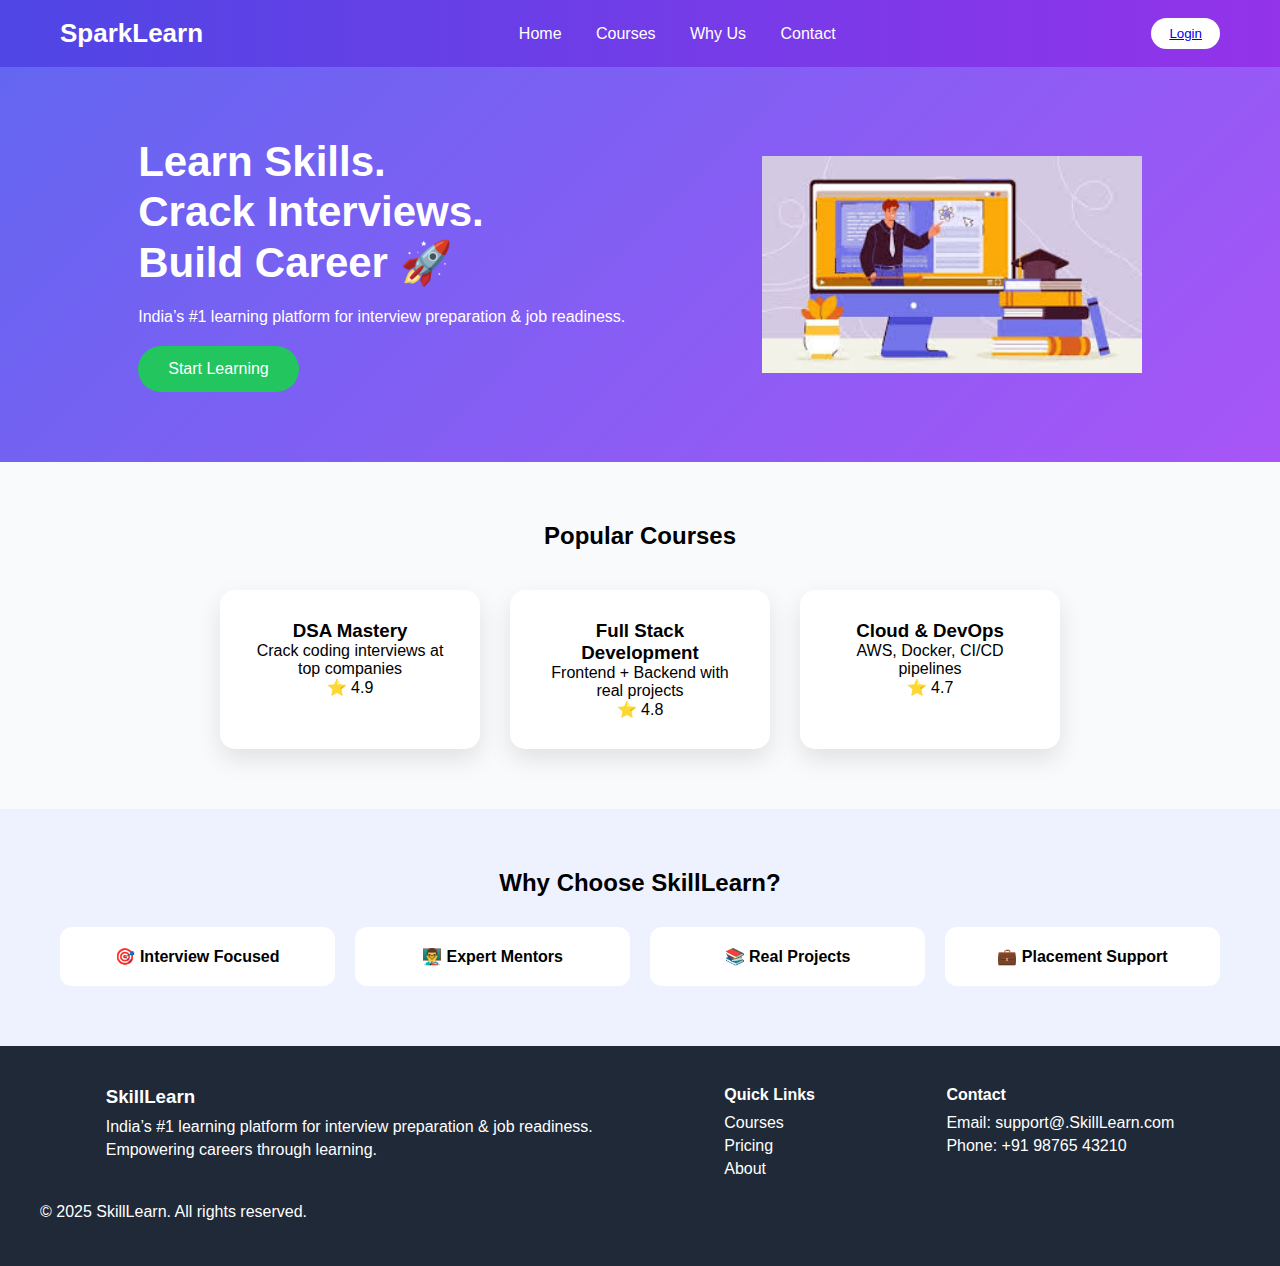
<file: index.html>
<!DOCTYPE html>
<html lang="en">
<head>
    <meta charset="UTF-8">
    <title>SparkLearn | Learn & Get Hired</title>
    <link rel="stylesheet" href="style.css">
</head>
<body>


<header class="header">
    <h2 class="logo">SparkLearn</h2>
    <nav>
        <a href="#">Home</a>
        <a href="#courses">Courses</a>
        <a href="#features">Why Us</a>
        <a href="#contact">Contact</a>
    </nav>
    <button class="login-btn"><a href="login.html">Login</a></button>
</header>


<section class="hero">
    <div class="hero-content">
        <h1>Learn Skills.<br>Crack Interviews.<br>Build Career 🚀</h1>
        <p>India’s #1 learning platform for interview preparation & job readiness.</p>
        <button class="cta-btn">Start Learning</button>
    </div>
    <img src="learns.jpg">
</section>


<section id="courses" class="courses">
    <h2>Popular Courses</h2>
    <div class="course-grid">
        <div class="course-card">
            <h3>DSA Mastery</h3>
            <p>Crack coding interviews at top companies</p>
            <span>⭐ 4.9</span>
        </div>
        <div class="course-card">
            <h3>Full Stack Development</h3>
            <p>Frontend + Backend with real projects</p>
            <span>⭐ 4.8</span>
        </div>
        <div class="course-card">
            <h3>Cloud & DevOps</h3>
            <p>AWS, Docker, CI/CD pipelines</p>
            <span>⭐ 4.7</span>
        </div>
    </div>
</section>


<section id="features" class="features">
    <h2>Why Choose SkillLearn?</h2>
    <div class="feature-box">
        <div class="feature">🎯 Interview Focused</div>
        <div class="feature">👨‍🏫 Expert Mentors</div>
        <div class="feature">📚 Real Projects</div>
        <div class="feature">💼 Placement Support</div>
    </div>
</section>


<footer id="contact">
    <div class="footer-container">
        <div>
            <h3>SkillLearn</h3>
            <p>India’s #1 learning platform for interview preparation & job readiness.</p>

            <p>Empowering careers through learning.</p>
        </div>
        <div>
            <h4>Quick Links</h4>
            <p>Courses</p>
            <p>Pricing</p>
            <p>About</p>
        </div>
        <div>
            <h4>Contact</h4>
            <p>Email: support@.SkillLearn.com</p>
            <p>Phone: +91 98765 43210</p>


        </div>
    </div>
    <p class="copyright">© 2025 SkillLearn. All rights reserved.</p>
</footer>

<script src="script.js"></script>
</body>
</html>
</file>
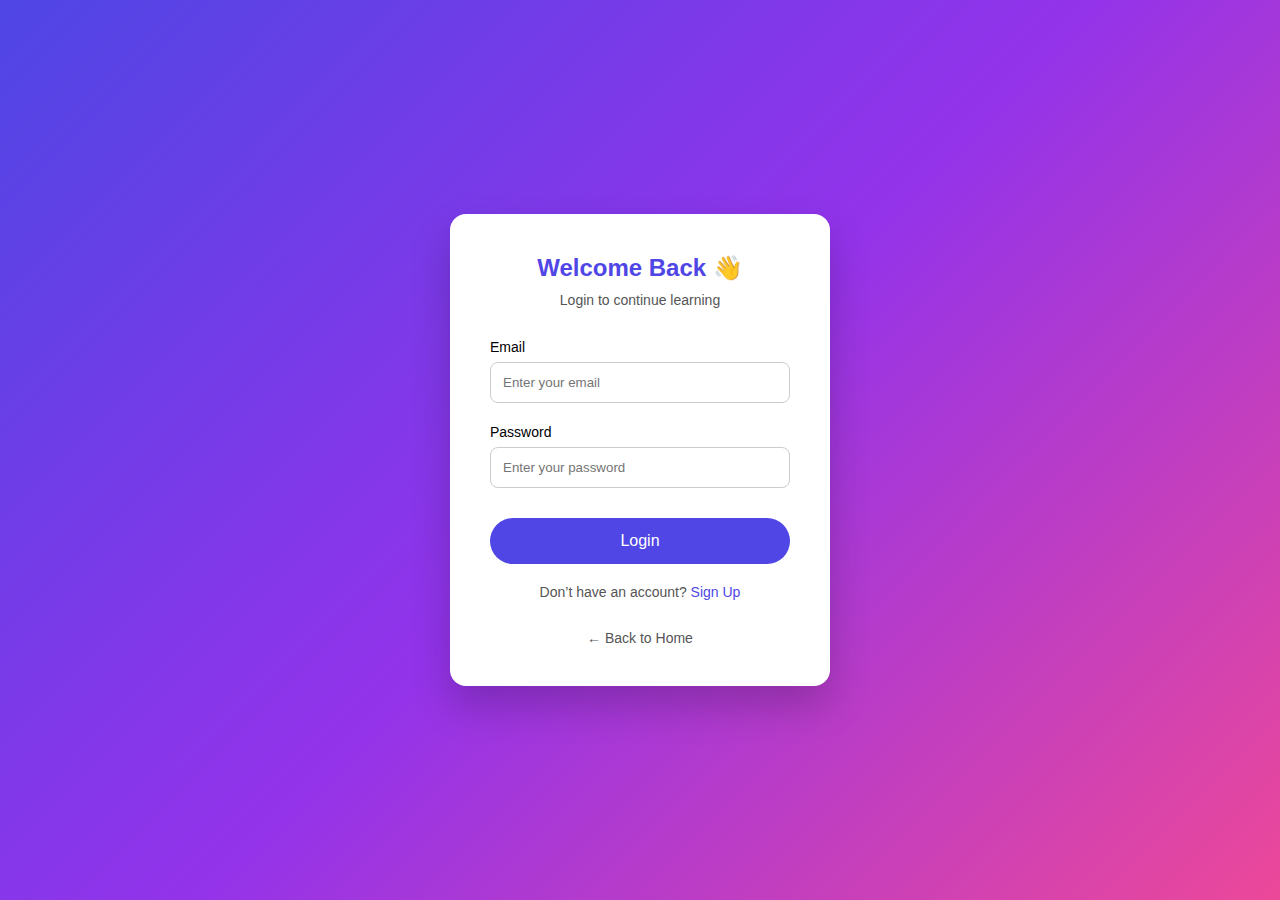
<file: login.html>
<!DOCTYPE html>
<html lang="en">
<head>
<meta charset="UTF-8">
<title>Login | LearnNova</title>

<style>
* {
    margin: 0;
    padding: 0;
    box-sizing: border-box;
    font-family: 'Poppins', sans-serif;
}

body {
    height: 100vh;
    background: linear-gradient(135deg,#4f46e5,#9333ea,#ec4899);
    display: flex;
    align-items: center;
    justify-content: center;
}


.login-container {
    background: white;
    width: 380px;
    padding: 40px;
    border-radius: 16px;
    box-shadow: 0 20px 40px rgba(0,0,0,0.2);
    text-align: center;
}

.login-container h2 {
    color: #4f46e5;
    margin-bottom: 10px;
}

.login-container p {
    font-size: 14px;
    color: #555;
    margin-bottom: 30px;
}


.input-box {
    margin-bottom: 20px;
    text-align: left;
}

.input-box label {
    font-size: 14px;
    font-weight: 500;
}

.input-box input {
    width: 100%;
    padding: 12px;
    margin-top: 6px;
    border-radius: 8px;
    border: 1px solid #ccc;
    outline: none;
}

.input-box input:focus {
    border-color: #4f46e5;
}


.login-btn {
    width: 100%;
    padding: 14px;
    background: #4f46e5;
    border: none;
    color: white;
    font-size: 16px;
    border-radius: 30px;
    cursor: pointer;
    margin-top: 10px;
}

.login-btn:hover {
    background: #4338ca;
}


.extra {
    margin-top: 20px;
    font-size: 14px;
}

.extra a {
    color: #4f46e5;
    text-decoration: none;
    font-weight: 500;
}

.back-home {
    margin-top: 25px;
    display: block;
    text-decoration: none;
    color: #555;
    font-size: 14px;
}
</style>
</head>

<body>

<div class="login-container">
    <h2>Welcome Back 👋</h2>
    <p>Login to continue learning</p>

    <form onsubmit="loginUser(event)">
        <div class="input-box">
            <label>Email</label>
            <input type="email" id="email" placeholder="Enter your email" required>
        </div>

        <div class="input-box">
            <label>Password</label>
            <input type="password" id="password" placeholder="Enter your password" required>
        </div>

        <button class="login-btn" type="submit">Login</button>
    </form>

    <div class="extra">
        <p>Don’t have an account? <a href="index.html">Sign Up</a></p>
    </div>

    <a href="index.html" class="back-home">← Back to Home</a>
</div>

<script>
function loginUser(event) {
    event.preventDefault();

    const email = document.getElementById("email").value;
    const password = document.getElementById("password").value;

    if(email && password) {
        alert("✅ Login Successful! ");
        window.location.href = "index.html";
    } else {
        alert("❌ Please fill all fields");
    }
}
</script>

</body>
</html>
</file>
<file: style.css>
* {
    margin: 0;
    padding: 0;
    box-sizing: border-box;
    font-family: 'Poppins', sans-serif;
}

body {
    background: #f9fafb;
}



.header {
    display: flex;
    justify-content: space-between;
    align-items: center;
    padding: 18px 60px;
    background: linear-gradient(90deg,#4f46e5,#9333ea);
    color: white;
}

.logo {
    font-size: 26px;
    font-weight: bold;
}

nav a {
    color: white;
    margin: 0 15px;
    text-decoration: none;
    font-weight: 500;
}

.login-btn {
    background: white;
    color: #4f46e5;
    padding: 8px 18px;
    border: none;
    border-radius: 20px;
    cursor: pointer;
}



.hero {
    display: flex;
    justify-content: space-around;
    align-items: center;
    padding: 70px;
    background: linear-gradient(135deg,#6366f1,#a855f7);
    color: white;
}

.hero img {
    width: 380px;
}

.hero-content h1 {
    font-size: 42px;
    line-height: 1.2;
}

.hero-content p {
    margin: 20px 0;
}

.cta-btn {
    padding: 14px 30px;
    background: #22c55e;
    border: none;
    border-radius: 30px;
    color: white;
    font-size: 16px;
    cursor: pointer;
}


.courses {
    padding: 60px;
    text-align: center;
}

.course-grid {
    display: flex;
    justify-content: center;
    gap: 30px;
    margin-top: 40px;
}

.course-card {
    background: white;
    padding: 30px;
    width: 260px;
    border-radius: 15px;
    box-shadow: 0 10px 25px rgba(0,0,0,0.1);
    transition: 0.3s;
}

.course-card:hover {
    transform: translateY(-12px);
    background: linear-gradient(135deg,#6366f1,#9333ea);
    color: white;
}




.features {
    background: #eef2ff;
    padding: 60px;
    text-align: center;
}

.feature-box {
    display: grid;
    grid-template-columns: repeat(4,1fr);
    gap: 20px;
    margin-top: 30px;
}

.feature {
    background: white;
    padding: 20px;
    border-radius: 12px;
    font-weight: 600;
}




footer {
    background: #1f2937;
    color: white;
    padding: 40px;
}

.footer-container {
    display: flex;
    justify-content: space-around;
    margin-bottom: 20px;
}

footer h3, footer h4 {
    margin-bottom: 10px;
}

footer p {
    margin: 5px 0;
}

copyright {
    text-align: center;
}
</file>
